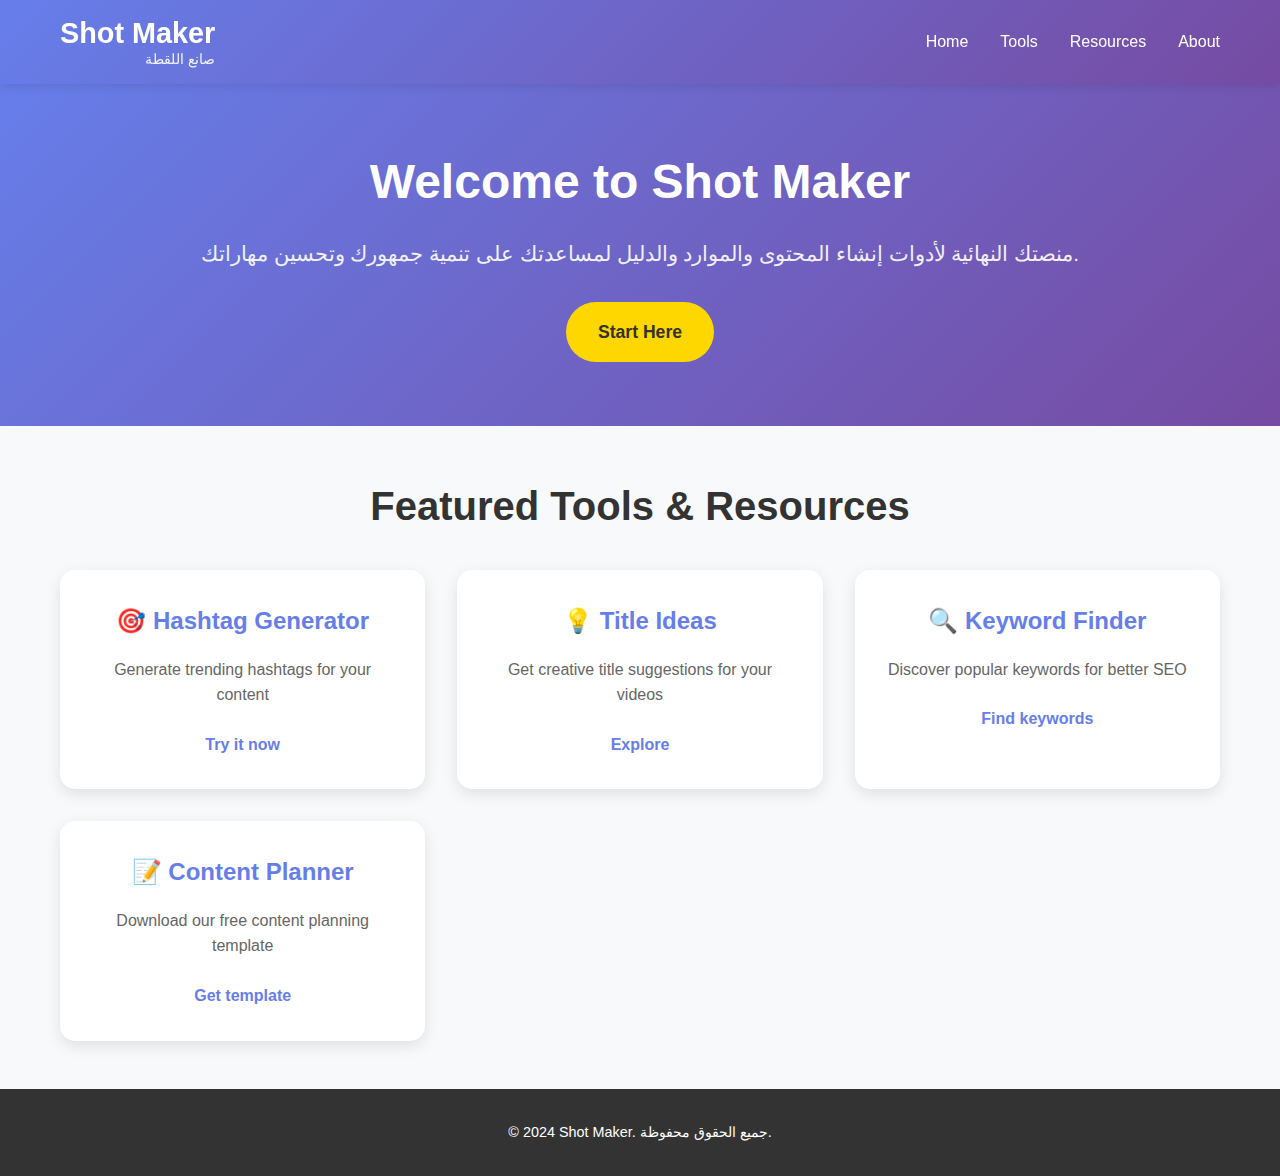
<file: index.html>
<!DOCTYPE html>
<html lang="en">
<head>
    <meta charset="UTF-8">
    <meta name="viewport" content="width=device-width, initial-scale=1.0">
    <title>Shot Maker - أدوات وموارد لصانعي المحتوى</title>
    <link rel="stylesheet" href="style.css">
</head>
<body>
    <nav class="navbar">
        <div class="nav-container">
            <h1 class="logo">Shot Maker<br><span class="arabic-name">صانع اللقطة</span></h1>
            <ul class="nav-menu">
                <li><a href="index.html">Home</a></li>
                <li><a href="tools.html">Tools</a></li>
                <li><a href="resources.html">Resources</a></li>
                <li><a href="about.html">About</a></li>
            </ul>
        </div>
    </nav>

    <main class="home-content">
        <section class="hero">
            <h1>Welcome to Shot Maker</h1>
            <p class="hero-subtitle">منصتك النهائية لأدوات إنشاء المحتوى والموارد والدليل لمساعدتك على تنمية جمهورك وتحسين مهاراتك.</p>
            <a href="tools.html" class="cta-button">Start Here</a>
        </section>

        <section class="features">
            <h2>Featured Tools & Resources</h2>
            <div class="feature-grid">
                <div class="feature-card">
                    <h3>🎯 Hashtag Generator</h3>
                    <p>Generate trending hashtags for your content</p>
                    <a href="tools.html#hashtag-generator">Try it now</a>
                </div>
                <div class="feature-card">
                    <h3>💡 Title Ideas</h3>
                    <p>Get creative title suggestions for your videos</p>
                    <a href="tools.html#title-generator">Explore</a>
                </div>
                <div class="feature-card">
                    <h3>🔍 Keyword Finder</h3>
                    <p>Discover popular keywords for better SEO</p>
                    <a href="tools.html#keyword-finder">Find keywords</a>
                </div>
                <div class="feature-card">
                    <h3>📝 Content Planner</h3>
                    <p>Download our free content planning template</p>
                    <a href="resources.html#content-planner">Get template</a>
                </div>
            </div>
        </section>
    </main>

    <footer>
        <p>&copy; 2024 Shot Maker. جميع الحقوق محفوظة.</p>
    </footer>

    <script src="script.js"></script>
</body>
</html>
</file>
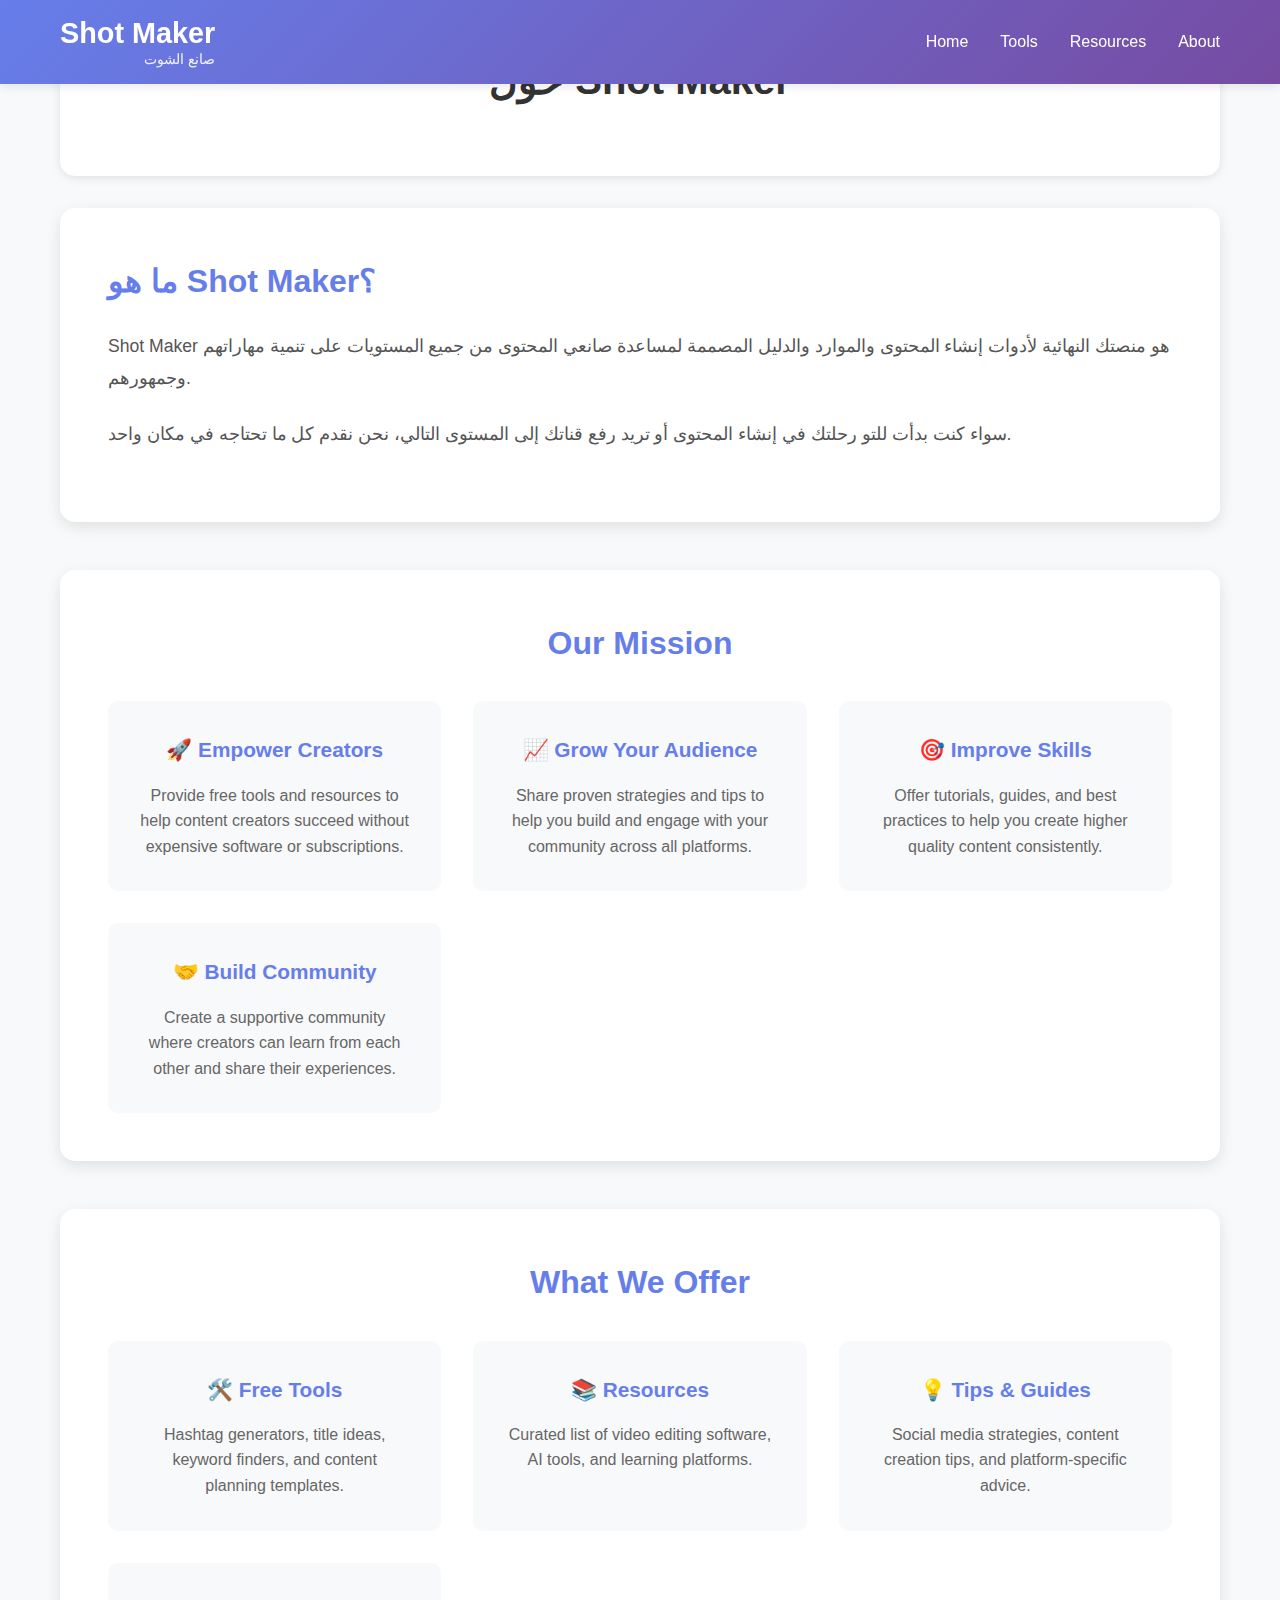
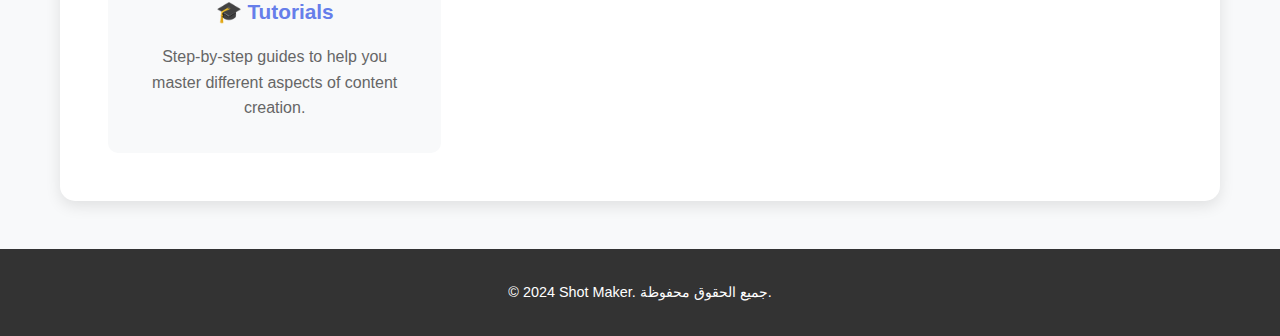
<file: about.html>
<!DOCTYPE html>
<html lang="en">
<head>
    <meta charset="UTF-8">
    <meta name="viewport" content="width=device-width, initial-scale=1.0">
    <title>حول Shot Maker</title>
    <link rel="stylesheet" href="style.css">
</head>
<body>
    <nav class="navbar">
        <div class="nav-container">
            <h1 class="logo">Shot Maker<br><span class="arabic-name">صانع الشوت</span></h1>
            <ul class="nav-menu">
                <li><a href="index.html">Home</a></li>
                <li><a href="tools.html">Tools</a></li>
                <li><a href="resources.html">Resources</a></li>
                <li><a href="about.html">About</a></li>
            </ul>
        </div>
    </nav>

    <main class="about-content">
        <section class="page-header">
            <h1>حول Shot Maker</h1>
        </section>

        <section class="about-section">
            <div class="about-text">
                <h2>ما هو Shot Maker؟</h2>
                <p>Shot Maker هو منصتك النهائية لأدوات إنشاء المحتوى والموارد والدليل المصممة لمساعدة صانعي المحتوى من جميع المستويات على تنمية مهاراتهم وجمهورهم.</p>

                <p>سواء كنت بدأت للتو رحلتك في إنشاء المحتوى أو تريد رفع قناتك إلى المستوى التالي، نحن نقدم كل ما تحتاجه في مكان واحد.</p>
            </div>
        </section>

        <section class="mission-section">
            <h2>Our Mission</h2>
            <div class="mission-content">
                <div class="mission-item">
                    <h3>🚀 Empower Creators</h3>
                    <p>Provide free tools and resources to help content creators succeed without expensive software or subscriptions.</p>
                </div>
                <div class="mission-item">
                    <h3>📈 Grow Your Audience</h3>
                    <p>Share proven strategies and tips to help you build and engage with your community across all platforms.</p>
                </div>
                <div class="mission-item">
                    <h3>🎯 Improve Skills</h3>
                    <p>Offer tutorials, guides, and best practices to help you create higher quality content consistently.</p>
                </div>
                <div class="mission-item">
                    <h3>🤝 Build Community</h3>
                    <p>Create a supportive community where creators can learn from each other and share their experiences.</p>
                </div>
            </div>
        </section>

        <section class="features-section">
            <h2>What We Offer</h2>
            <div class="features-grid">
                <div class="feature-item">
                    <h3>🛠️ Free Tools</h3>
                    <p>Hashtag generators, title ideas, keyword finders, and content planning templates.</p>
                </div>
                <div class="feature-item">
                    <h3>📚 Resources</h3>
                    <p>Curated list of video editing software, AI tools, and learning platforms.</p>
                </div>
                <div class="feature-item">
                    <h3>💡 Tips & Guides</h3>
                    <p>Social media strategies, content creation tips, and platform-specific advice.</p>
                </div>
                <div class="feature-item">
                    <h3>🎓 Tutorials</h3>
                    <p>Step-by-step guides to help you master different aspects of content creation.</p>
                </div>
            </div>
        </section>
    </main>

    <footer>
        <p>&copy; 2024 Shot Maker. جميع الحقوق محفوظة.</p>
    </footer>

    <script src="script.js"></script>
</body>
</html>
</file>
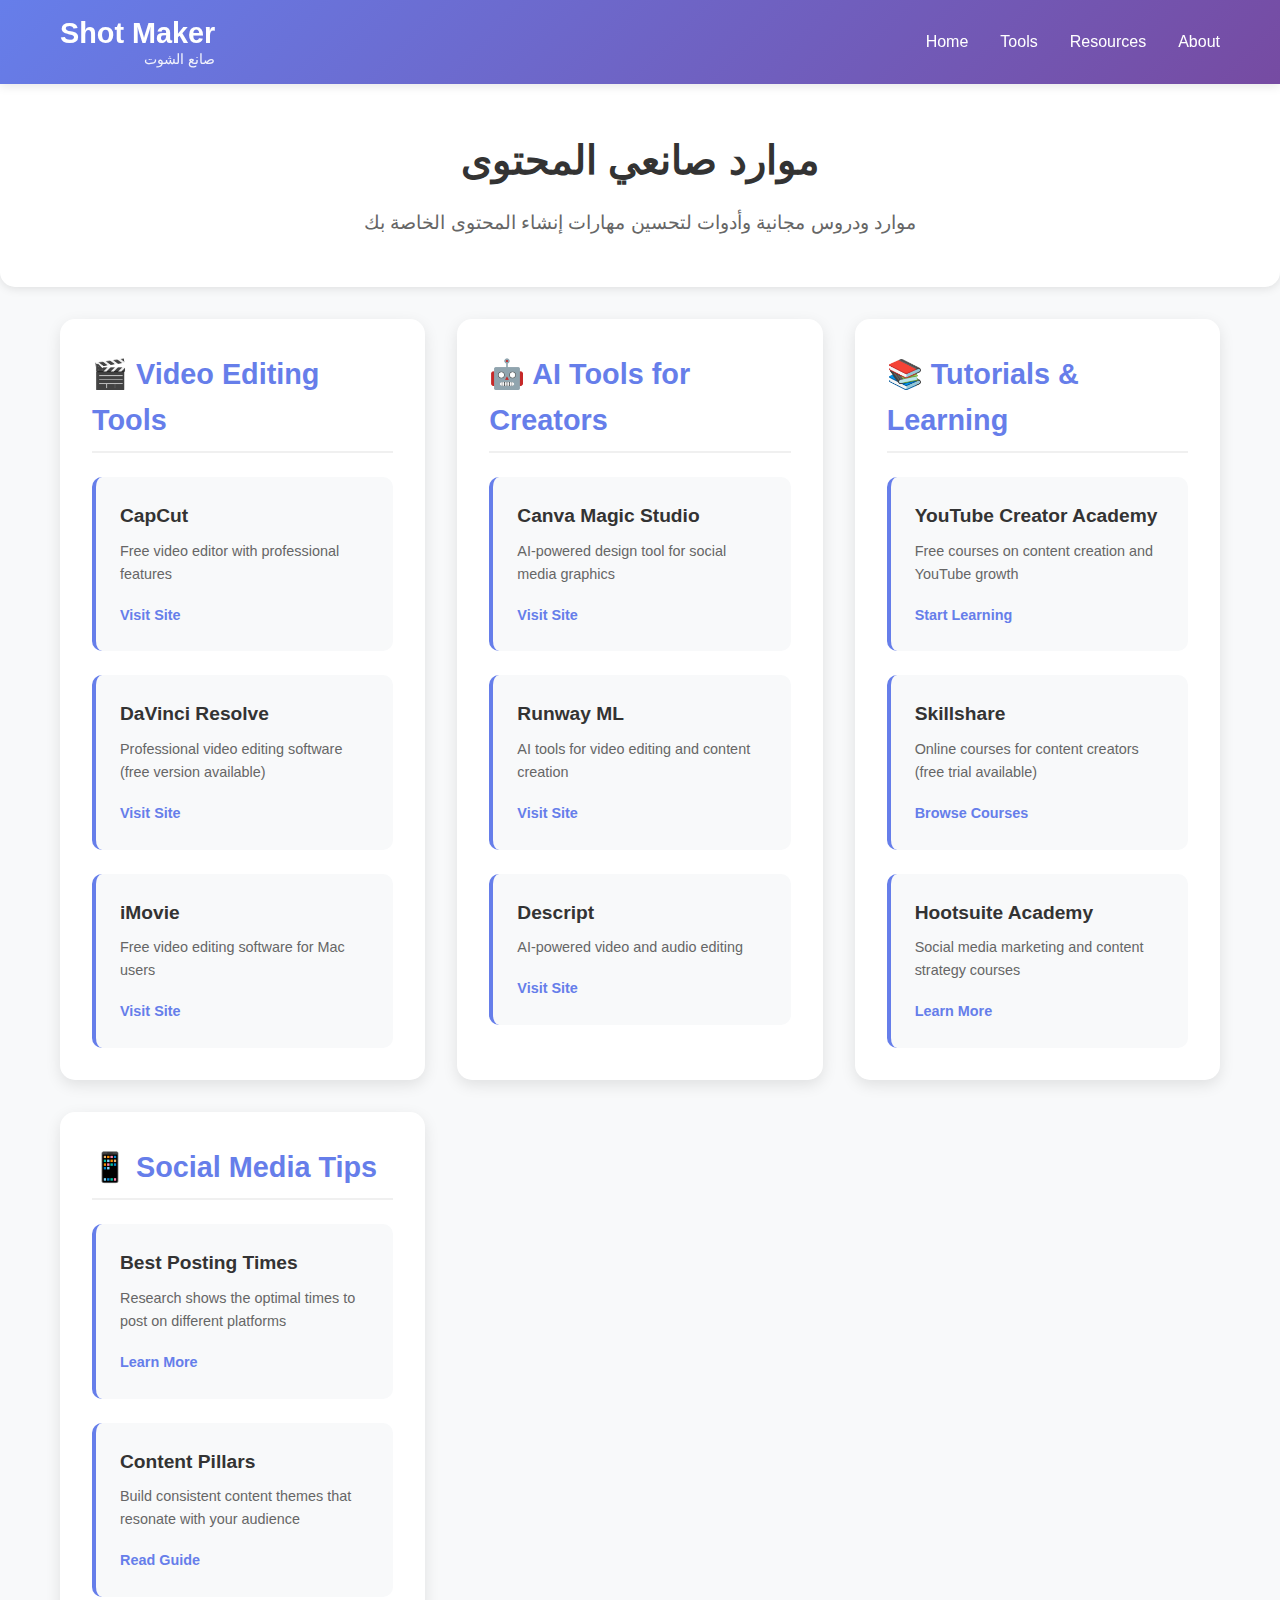
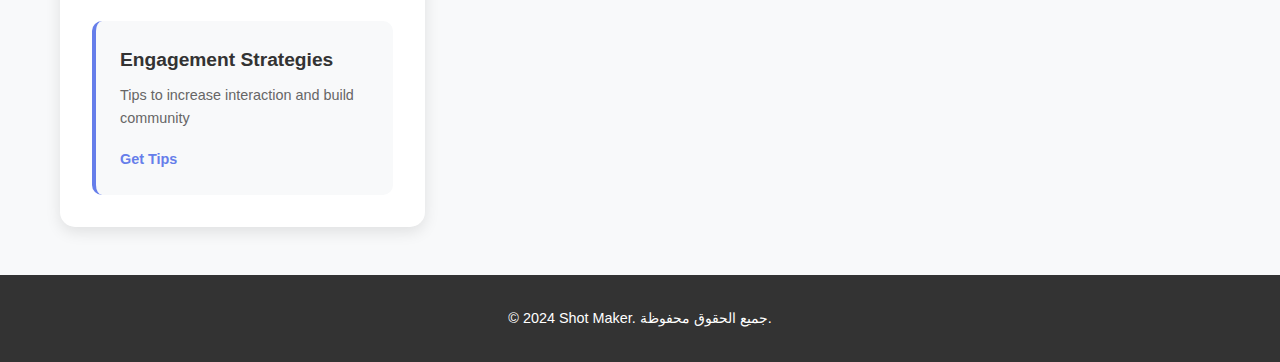
<file: resources.html>
<!DOCTYPE html>
<html lang="en">
<head>
    <meta charset="UTF-8">
    <meta name="viewport" content="width=device-width, initial-scale=1.0">
    <title>موارد صانعي المحتوى - Shot Maker</title>
    <link rel="stylesheet" href="style.css">
</head>
<body>
    <nav class="navbar">
        <div class="nav-container">
            <h1 class="logo">Shot Maker<br><span class="arabic-name">صانع الشوت</span></h1>
            <ul class="nav-menu">
                <li><a href="index.html">Home</a></li>
                <li><a href="tools.html">Tools</a></li>
                <li><a href="resources.html">Resources</a></li>
                <li><a href="about.html">About</a></li>
            </ul>
        </div>
    </nav>

    <main class="resources-content">
        <section class="page-header">
            <h1>موارد صانعي المحتوى</h1>
            <p>موارد ودروس مجانية وأدوات لتحسين مهارات إنشاء المحتوى الخاصة بك</p>
        </section>

        <section class="resources-grid">
            <div class="resource-category">
                <h2>🎬 Video Editing Tools</h2>
                <div class="resource-list">
                    <div class="resource-item">
                        <h4>CapCut</h4>
                        <p>Free video editor with professional features</p>
                        <a href="https://www.capcut.com/" target="_blank">Visit Site</a>
                    </div>
                    <div class="resource-item">
                        <h4>DaVinci Resolve</h4>
                        <p>Professional video editing software (free version available)</p>
                        <a href="https://www.blackmagicdesign.com/products/davinciresolve/" target="_blank">Visit Site</a>
                    </div>
                    <div class="resource-item">
                        <h4>iMovie</h4>
                        <p>Free video editing software for Mac users</p>
                        <a href="https://www.apple.com/imovie/" target="_blank">Visit Site</a>
                    </div>
                </div>
            </div>

            <div class="resource-category">
                <h2>🤖 AI Tools for Creators</h2>
                <div class="resource-list">
                    <div class="resource-item">
                        <h4>Canva Magic Studio</h4>
                        <p>AI-powered design tool for social media graphics</p>
                        <a href="https://www.canva.com/magic-studio/" target="_blank">Visit Site</a>
                    </div>
                    <div class="resource-item">
                        <h4>Runway ML</h4>
                        <p>AI tools for video editing and content creation</p>
                        <a href="https://runwayml.com/" target="_blank">Visit Site</a>
                    </div>
                    <div class="resource-item">
                        <h4>Descript</h4>
                        <p>AI-powered video and audio editing</p>
                        <a href="https://www.descript.com/" target="_blank">Visit Site</a>
                    </div>
                </div>
            </div>

            <div class="resource-category">
                <h2>📚 Tutorials & Learning</h2>
                <div class="resource-list">
                    <div class="resource-item">
                        <h4>YouTube Creator Academy</h4>
                        <p>Free courses on content creation and YouTube growth</p>
                        <a href="https://creatoracademy.youtube.com/" target="_blank">Start Learning</a>
                    </div>
                    <div class="resource-item">
                        <h4>Skillshare</h4>
                        <p>Online courses for content creators (free trial available)</p>
                        <a href="https://www.skillshare.com/" target="_blank">Browse Courses</a>
                    </div>
                    <div class="resource-item">
                        <h4>Hootsuite Academy</h4>
                        <p>Social media marketing and content strategy courses</p>
                        <a href="https://academy.hootsuite.com/" target="_blank">Learn More</a>
                    </div>
                </div>
            </div>

            <div class="resource-category">
                <h2>📱 Social Media Tips</h2>
                <div class="resource-list">
                    <div class="resource-item">
                        <h4>Best Posting Times</h4>
                        <p>Research shows the optimal times to post on different platforms</p>
                        <a href="#posting-times">Learn More</a>
                    </div>
                    <div class="resource-item">
                        <h4>Content Pillars</h4>
                        <p>Build consistent content themes that resonate with your audience</p>
                        <a href="#content-pillars">Read Guide</a>
                    </div>
                    <div class="resource-item">
                        <h4>Engagement Strategies</h4>
                        <p>Tips to increase interaction and build community</p>
                        <a href="#engagement">Get Tips</a>
                    </div>
                </div>
            </div>
        </section>
    </main>

    <footer>
        <p>&copy; 2024 Shot Maker. جميع الحقوق محفوظة.</p>
    </footer>

    <script src="script.js"></script>
</body>
</html>
</file>
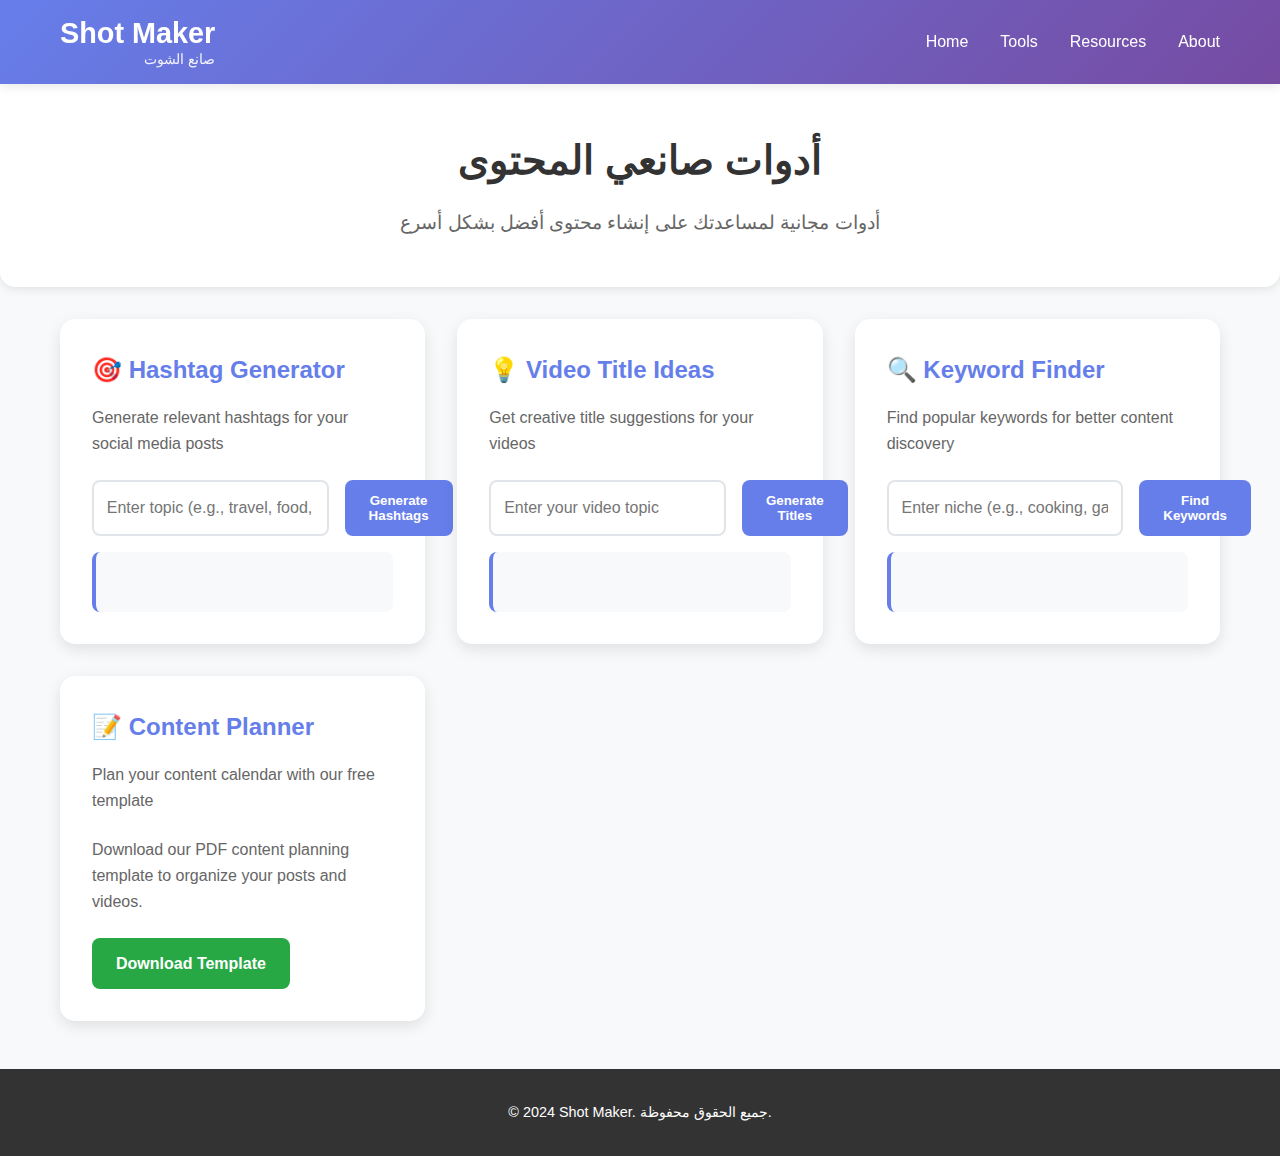
<file: tools.html>
<!DOCTYPE html>
<html lang="en">
<head>
    <meta charset="UTF-8">
    <meta name="viewport" content="width=device-width, initial-scale=1.0">
    <title>أدوات صانعي المحتوى - Shot Maker</title>
    <link rel="stylesheet" href="style.css">
</head>
<body>
    <nav class="navbar">
        <div class="nav-container">
            <h1 class="logo">Shot Maker<br><span class="arabic-name">صانع الشوت</span></h1>
            <ul class="nav-menu">
                <li><a href="index.html">Home</a></li>
                <li><a href="tools.html">Tools</a></li>
                <li><a href="resources.html">Resources</a></li>
                <li><a href="about.html">About</a></li>
            </ul>
        </div>
    </nav>

    <main class="tools-content">
        <section class="page-header">
            <h1>أدوات صانعي المحتوى</h1>
            <p>أدوات مجانية لمساعدتك على إنشاء محتوى أفضل بشكل أسرع</p>
        </section>

        <section class="tools-grid">
            <div class="tool-card" id="hashtag-generator">
                <h3>🎯 Hashtag Generator</h3>
                <p>Generate relevant hashtags for your social media posts</p>
                <div class="tool-input">
                    <input type="text" id="hashtag-input" placeholder="Enter topic (e.g., travel, food, tech)">
                    <button onclick="generateHashtags()">Generate Hashtags</button>
                </div>
                <div id="hashtag-output" class="tool-output"></div>
            </div>

            <div class="tool-card" id="title-generator">
                <h3>💡 Video Title Ideas</h3>
                <p>Get creative title suggestions for your videos</p>
                <div class="tool-input">
                    <input type="text" id="title-input" placeholder="Enter your video topic">
                    <button onclick="generateTitles()">Generate Titles</button>
                </div>
                <div id="title-output" class="tool-output"></div>
            </div>

            <div class="tool-card" id="keyword-finder">
                <h3>🔍 Keyword Finder</h3>
                <p>Find popular keywords for better content discovery</p>
                <div class="tool-input">
                    <input type="text" id="keyword-input" placeholder="Enter niche (e.g., cooking, gaming)">
                    <button onclick="findKeywords()">Find Keywords</button>
                </div>
                <div id="keyword-output" class="tool-output"></div>
            </div>

            <div class="tool-card" id="content-planner">
                <h3>📝 Content Planner</h3>
                <p>Plan your content calendar with our free template</p>
                <p>Download our PDF content planning template to organize your posts and videos.</p>
                <a href="#" class="download-btn" onclick="downloadTemplate()">Download Template</a>
            </div>
        </section>
    </main>

    <footer>
        <p>&copy; 2024 Shot Maker. جميع الحقوق محفوظة.</p>
    </footer>

    <script src="script.js"></script>
</body>
</html>
</file>
<file: style.css>
/* Reset and Base Styles */
* {
    margin: 0;
    padding: 0;
    box-sizing: border-box;
}

body {
    font-family: 'Arial', 'Segoe UI', Tahoma, Geneva, Verdana, sans-serif;
    line-height: 1.6;
    color: #333;
    background-color: #f8f9fa;
    direction: ltr;
}

.arabic-text {
    direction: rtl;
    font-family: 'Arial', 'Segoe UI', Tahoma, Geneva, Verdana, sans-serif;
}

/* Navigation */
.navbar {
    background: linear-gradient(135deg, #667eea 0%, #764ba2 100%);
    color: white;
    padding: 1rem 0;
    position: fixed;
    top: 0;
    width: 100%;
    z-index: 1000;
    box-shadow: 0 2px 10px rgba(0,0,0,0.1);
}

.nav-container {
    max-width: 1200px;
    margin: 0 auto;
    display: flex;
    justify-content: space-between;
    align-items: center;
    padding: 0 20px;
}

.logo {
    font-size: 1.8rem;
    font-weight: bold;
    color: white;
    text-decoration: none;
    line-height: 1.2;
}

.arabic-name {
    font-size: 0.9rem;
    font-weight: 500;
    opacity: 0.9;
    direction: rtl;
    display: block;
}

.nav-menu {
    display: flex;
    list-style: none;
    gap: 2rem;
}

.nav-menu a {
    color: white;
    text-decoration: none;
    font-weight: 500;
    transition: color 0.3s ease;
}

.nav-menu a:hover {
    color: #ffd700;
}

/* Main Content */
main {
    margin-top: 80px;
    min-height: calc(100vh - 160px);
}

/* Home Page */
.hero {
    text-align: center;
    padding: 4rem 2rem;
    background: linear-gradient(135deg, #667eea 0%, #764ba2 100%);
    color: white;
    margin-bottom: 3rem;
}

.hero h1 {
    font-size: 3rem;
    margin-bottom: 1rem;
    font-weight: bold;
}

.hero-subtitle {
    font-size: 1.3rem;
    margin-bottom: 2rem;
    opacity: 0.9;
}

.cta-button {
    display: inline-block;
    background: #ffd700;
    color: #333;
    padding: 1rem 2rem;
    text-decoration: none;
    border-radius: 50px;
    font-weight: bold;
    font-size: 1.1rem;
    transition: transform 0.3s ease, box-shadow 0.3s ease;
}

.cta-button:hover {
    transform: translateY(-2px);
    box-shadow: 0 5px 15px rgba(255, 215, 0, 0.4);
}

/* Features Section */
.features {
    max-width: 1200px;
    margin: 0 auto;
    padding: 0 20px;
    text-align: center;
}

.features h2 {
    font-size: 2.5rem;
    margin-bottom: 2rem;
    color: #333;
}

.feature-grid {
    display: grid;
    grid-template-columns: repeat(auto-fit, minmax(280px, 1fr));
    gap: 2rem;
    margin-bottom: 3rem;
}

.feature-card {
    background: white;
    padding: 2rem;
    border-radius: 15px;
    box-shadow: 0 5px 15px rgba(0,0,0,0.1);
    transition: transform 0.3s ease, box-shadow 0.3s ease;
}

.feature-card:hover {
    transform: translateY(-5px);
    box-shadow: 0 10px 25px rgba(0,0,0,0.15);
}

.feature-card h3 {
    font-size: 1.5rem;
    margin-bottom: 1rem;
    color: #667eea;
}

.feature-card p {
    margin-bottom: 1.5rem;
    color: #666;
}

.feature-card a {
    color: #667eea;
    text-decoration: none;
    font-weight: bold;
    transition: color 0.3s ease;
}

.feature-card a:hover {
    color: #764ba2;
}

/* Page Headers */
.page-header {
    text-align: center;
    padding: 3rem 2rem;
    background: white;
    margin-bottom: 2rem;
    border-radius: 0 0 15px 15px;
    box-shadow: 0 2px 10px rgba(0,0,0,0.1);
}

.page-header h1 {
    font-size: 2.5rem;
    margin-bottom: 1rem;
    color: #333;
}

.page-header p {
    font-size: 1.2rem;
    color: #666;
}

/* Tools Page */
.tools-grid {
    max-width: 1200px;
    margin: 0 auto;
    padding: 0 20px;
    display: grid;
    grid-template-columns: repeat(auto-fit, minmax(300px, 1fr));
    gap: 2rem;
}

.tool-card {
    background: white;
    padding: 2rem;
    border-radius: 15px;
    box-shadow: 0 5px 15px rgba(0,0,0,0.1);
    transition: transform 0.3s ease;
}

.tool-card:hover {
    transform: translateY(-3px);
}

.tool-card h3 {
    font-size: 1.5rem;
    margin-bottom: 1rem;
    color: #667eea;
}

.tool-card p {
    margin-bottom: 1.5rem;
    color: #666;
}

.tool-input {
    display: flex;
    gap: 1rem;
    margin-bottom: 1rem;
}

.tool-input input {
    flex: 1;
    padding: 0.8rem;
    border: 2px solid #e1e5e9;
    border-radius: 8px;
    font-size: 1rem;
}

.tool-input button {
    background: #667eea;
    color: white;
    border: none;
    padding: 0.8rem 1.5rem;
    border-radius: 8px;
    cursor: pointer;
    font-weight: bold;
    transition: background 0.3s ease;
}

.tool-input button:hover {
    background: #764ba2;
}

.tool-output {
    margin-top: 1rem;
    padding: 1rem;
    background: #f8f9fa;
    border-radius: 8px;
    min-height: 60px;
    border-left: 4px solid #667eea;
}

.download-btn {
    display: inline-block;
    background: #28a745;
    color: white;
    padding: 0.8rem 1.5rem;
    text-decoration: none;
    border-radius: 8px;
    font-weight: bold;
    transition: background 0.3s ease;
}

.download-btn:hover {
    background: #218838;
}

/* Resources Page */
.resources-grid {
    max-width: 1200px;
    margin: 0 auto;
    padding: 0 20px;
    display: grid;
    grid-template-columns: repeat(auto-fit, minmax(300px, 1fr));
    gap: 2rem;
}

.resource-category {
    background: white;
    padding: 2rem;
    border-radius: 15px;
    box-shadow: 0 5px 15px rgba(0,0,0,0.1);
}

.resource-category h2 {
    font-size: 1.8rem;
    margin-bottom: 1.5rem;
    color: #667eea;
    border-bottom: 2px solid #f0f0f0;
    padding-bottom: 0.5rem;
}

.resource-list {
    display: flex;
    flex-direction: column;
    gap: 1.5rem;
}

.resource-item {
    padding: 1.5rem;
    background: #f8f9fa;
    border-radius: 10px;
    border-left: 4px solid #667eea;
    transition: transform 0.3s ease;
}

.resource-item:hover {
    transform: translateX(5px);
}

.resource-item h4 {
    font-size: 1.2rem;
    margin-bottom: 0.5rem;
    color: #333;
}

.resource-item p {
    margin-bottom: 1rem;
    color: #666;
    font-size: 0.9rem;
}

.resource-item a {
    color: #667eea;
    text-decoration: none;
    font-weight: bold;
    font-size: 0.9rem;
    transition: color 0.3s ease;
}

.resource-item a:hover {
    color: #764ba2;
}

/* About Page */
.about-content {
    max-width: 1200px;
    margin: 0 auto;
    padding: 0 20px;
}

.about-section {
    background: white;
    padding: 3rem;
    border-radius: 15px;
    margin-bottom: 3rem;
    box-shadow: 0 5px 15px rgba(0,0,0,0.1);
}

.about-text h2 {
    font-size: 2rem;
    margin-bottom: 1.5rem;
    color: #667eea;
}

.about-text p {
    font-size: 1.1rem;
    line-height: 1.8;
    margin-bottom: 1.5rem;
    color: #555;
}

.mission-section {
    background: white;
    padding: 3rem;
    border-radius: 15px;
    margin-bottom: 3rem;
    box-shadow: 0 5px 15px rgba(0,0,0,0.1);
}

.mission-section h2 {
    font-size: 2rem;
    margin-bottom: 2rem;
    color: #667eea;
    text-align: center;
}

.mission-content {
    display: grid;
    grid-template-columns: repeat(auto-fit, minmax(250px, 1fr));
    gap: 2rem;
}

.mission-item {
    text-align: center;
    padding: 2rem;
    background: #f8f9fa;
    border-radius: 10px;
    transition: transform 0.3s ease;
}

.mission-item:hover {
    transform: translateY(-5px);
}

.mission-item h3 {
    font-size: 1.3rem;
    margin-bottom: 1rem;
    color: #667eea;
}

.mission-item p {
    color: #666;
    line-height: 1.6;
}

.features-section {
    background: white;
    padding: 3rem;
    border-radius: 15px;
    margin-bottom: 3rem;
    box-shadow: 0 5px 15px rgba(0,0,0,0.1);
}

.features-section h2 {
    font-size: 2rem;
    margin-bottom: 2rem;
    color: #667eea;
    text-align: center;
}

.features-grid {
    display: grid;
    grid-template-columns: repeat(auto-fit, minmax(250px, 1fr));
    gap: 2rem;
}

.feature-item {
    text-align: center;
    padding: 2rem;
    background: #f8f9fa;
    border-radius: 10px;
    transition: transform 0.3s ease;
}

.feature-item:hover {
    transform: translateY(-5px);
}

.feature-item h3 {
    font-size: 1.3rem;
    margin-bottom: 1rem;
    color: #667eea;
}

.feature-item p {
    color: #666;
    line-height: 1.6;
}

/* Footer */
footer {
    background: #333;
    color: white;
    text-align: center;
    padding: 2rem;
    margin-top: 3rem;
}

footer p {
    font-size: 0.9rem;
}

/* Responsive Design */
@media (max-width: 768px) {
    .nav-container {
        flex-direction: column;
        gap: 1rem;
    }

    .nav-menu {
        gap: 1rem;
    }

    .hero h1 {
        font-size: 2rem;
    }

    .hero-subtitle {
        font-size: 1rem;
    }

    .feature-grid,
    .tools-grid,
    .resources-grid,
    .mission-content,
    .features-grid {
        grid-template-columns: 1fr;
        gap: 1.5rem;
    }

    .tool-input {
        flex-direction: column;
    }

    .about-section,
    .mission-section,
    .features-section {
        padding: 2rem;
    }
}

@media (max-width: 480px) {
    .hero {
        padding: 2rem 1rem;
    }

    .page-header {
        padding: 2rem 1rem;
    }

    .feature-card,
    .tool-card,
    .resource-category {
        padding: 1.5rem;
    }
}
</file>
